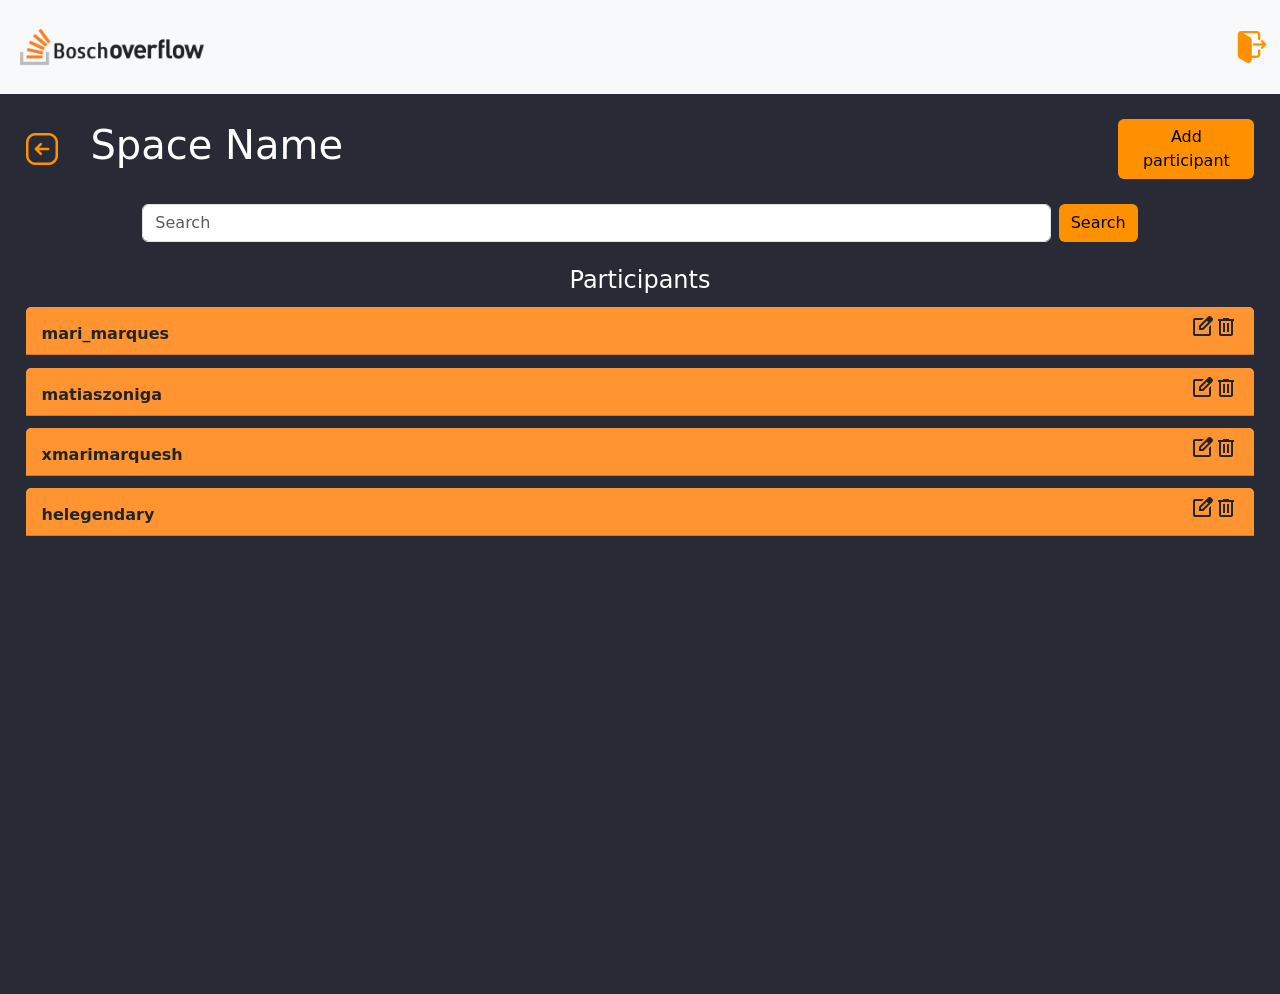
<file: BoschOverFront/participants.html>
<!DOCTYPE html>
<html lang="en">
<head>
    <meta charset="UTF-8">
    <meta name="viewport" content="width=device-width, initial-scale=1.0">
    <link rel="stylesheet" href="https://cdn.jsdelivr.net/npm/bootstrap@5.3.3/dist/css/bootstrap.min.css">
    <link rel="stylesheet" href="https://fonts.googleapis.com/css2?family=Material+Symbols+Outlined:opsz,wght,FILL,GRAD@24,400,0,0&icon_names=arrow_forward_ios" />
    <link rel="stylesheet" href="https://fonts.googleapis.com/css2?family=Material+Symbols+Outlined:opsz,wght,FILL,GRAD@20..48,100..700,0..1,-50..200&icon_names=arrow_forward_ios,delete,edit_square" />
    <link rel="stylesheet" href="./css/space.css">
    <title>Participants</title>
</head>
<body>
    <div class="modal" tabindex="-1" id="modaldelete">
        <div class="modal-dialog">
          <div class="modal-content">
            <div class="modal-header">
              <h5 class="modal-title">Delete</h5>
              <button type="button" class="btn-close" data-bs-dismiss="modal" aria-label="Close"></button>
            </div>
            <div class="modal-body">
              <h5>Are you sure you want to delete this user?</h5>
            </div>
            <div class="modal-footer">
              <button type="button" class="btn btn-secondary" data-bs-dismiss="modal">Close</button>
              <button type="button" class="btn btn-primary">Delete</button>
            </div>
          </div>
        </div>
      </div>

    <div class="modal" tabindex="-1" id="modal">
        <div class="modal-dialog">
          <div class="modal-content">
            <div class="modal-header">
              <h5 class="modal-title">User</h5>
              <button type="button" class="btn-close" data-bs-dismiss="modal" aria-label="Close"></button>
            </div>
            <div class="modal-body">
                <div class="mb-3">
                    <label class="form-label">Name</label>
                    <input class="form-control" type="text" placeholder="User name...">
                </div>
                <div class="mb-3">
                    <label class="form-label">Admin</label>
                    <input class="form-control" type="text" placeholder="User status...">
                </div>
            </div>
            <div class="modal-footer">
              <button type="button" class="btn btn-secondary" data-bs-dismiss="modal">Close</button>
              <button type="button" class="btn btn-primary">Save</button>
            </div>
          </div>
        </div>
      </div>

    <nav class="navbar bg-body-tertiary">
        <div class="container-fluid">
            <a href="inicio.html">
                <img src="./img/logo.png" alt="">
            </a>
            <a href="index.html">
                <img class="logout" src="./img/sair.png" alt="">
            </a>
        </div>
    </nav>
    <main>
        <div class="myspace">
            <div class="spacemy">
                <a href="space.html">
                    <img src="./img/back.png" alt="" style="width: 32px;">
                </a>
                <h1 class="myspacetitle">Space Name</h1>
            </div>
            <button class="btn btn-outline-success p" type="submit">Add participant</button>
        </div>
        <form class="d-flex" role="search">
            <input class="form-control me-2" type="search" placeholder="Search" aria-label="Search">
            <button class="btn btn-outline-success" type="submit">Search</button>
        </form>
        <div class="questions">
            <h1 style="font-size: 24px; margin-bottom: 1%;">Participants</h1>
            
            <div class="card" style="width: 100%;">
                <div class="card-header question" onclick="toggleAnswer(this)">
                    mari_marques <div><span class="material-symbols-outlined" data-bs-toggle="modal" data-bs-target="#modal">edit_square</span><span class="material-symbols-outlined" data-bs-toggle="modal" data-bs-target="#modaldelete">delete</span></div>
                </div>
            </div>
            
            <div class="card" style="width: 100%;">
                <div class="card-header question" onclick="toggleAnswer(this)">
                    matiaszoniga <div><span class="material-symbols-outlined" data-bs-toggle="modal" data-bs-target="#modal">edit_square</span><span class="material-symbols-outlined" data-bs-toggle="modal" data-bs-target="#modaldelete">delete</span></div>
                </div>
            </div>

            <div class="card" style="width: 100%;">
                <div class="card-header question" onclick="toggleAnswer(this)">
                    xmarimarquesh <div><span class="material-symbols-outlined" data-bs-toggle="modal" data-bs-target="#modal">edit_square</span><span class="material-symbols-outlined">delete</span></div>
                </div> 
            </div>

            <div class="card" style="width: 100%;">
                <div class="card-header question" onclick="toggleAnswer(this)">
                    helegendary <div><span class="material-symbols-outlined" data-bs-toggle="modal" data-bs-target="#modal">edit_square</span><span class="material-symbols-outlined">delete</span></div>
                </div>
            </div>
        </div>
        

    </main>
    <script src="https://cdn.jsdelivr.net/npm/bootstrap@5.3.3/dist/js/bootstrap.bundle.min.js"></script>
    <script>
        function toggleAnswer(header) {
        const ul = header.nextElementSibling; 
        const arrow = header.querySelector('.arrow'); 

        if (ul.style.display === 'none' || ul.style.display === '') {
            ul.style.display = 'block';
            arrow.classList.add('open');
        } else {
            ul.style.display = 'none';
            arrow.classList.remove('open');
        }
    }

    </script>
</body>
</html>
</file>
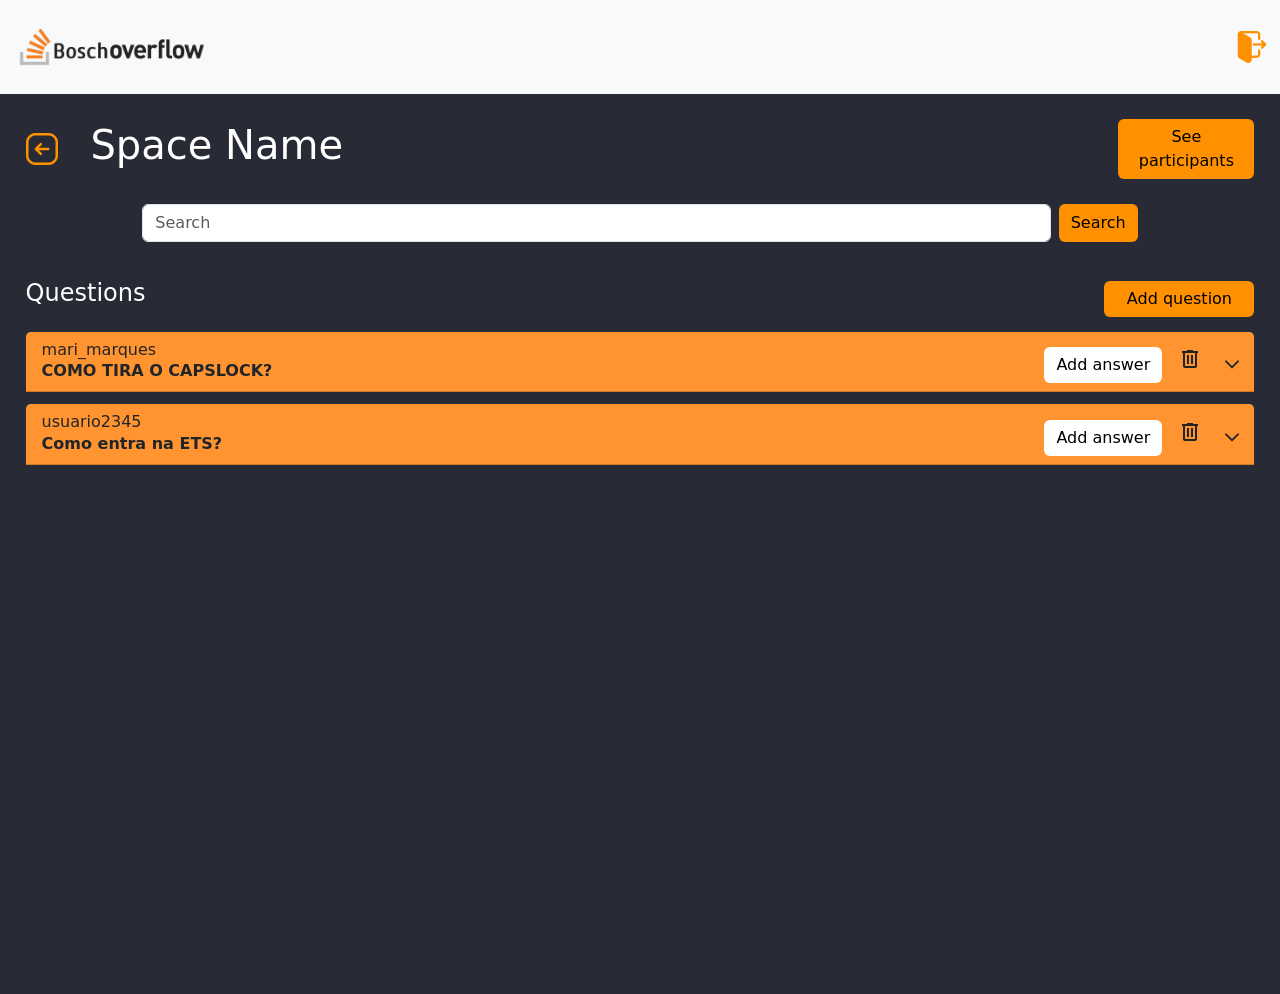
<file: BoschOverFront/space.html>
<!DOCTYPE html>
<html lang="en">
<head>
    <meta charset="UTF-8">
    <meta name="viewport" content="width=device-width, initial-scale=1.0">
    <link rel="stylesheet" href="https://cdn.jsdelivr.net/npm/bootstrap@5.3.3/dist/css/bootstrap.min.css">
    <link rel="stylesheet" href="https://fonts.googleapis.com/css2?family=Material+Symbols+Outlined:opsz,wght,FILL,GRAD@24,400,0,0&icon_names=arrow_forward_ios" />
    <link rel="stylesheet" href="https://fonts.googleapis.com/css2?family=Material+Symbols+Outlined:opsz,wght,FILL,GRAD@20..48,100..700,0..1,-50..200&icon_names=arrow_forward_ios,delete,edit_square" />
    <link rel="stylesheet" href="./css/space.css">
    <title>Space</title>
</head>
<body>
    <div class="modal" tabindex="-1" id="modal">
        <div class="modal-dialog">
          <div class="modal-content">
            <div class="modal-header">
              <h5 class="modal-title">Add question</h5>
              <button type="button" class="btn-close" data-bs-dismiss="modal" aria-label="Close"></button>
            </div>
            <div class="modal-body">
                <div class="mb-3">
                    <label class="form-label">Statement</label>
                    <input class="form-control" type="text" placeholder="Type your question...">
                </div>
            </div>
            <div class="modal-footer">
              <button type="button" class="btn btn-secondary" data-bs-dismiss="modal">Close</button>
              <button type="button" class="btn btn-primary">Post</button>
            </div>
          </div>
        </div>
      </div>
      <div class="modal" tabindex="-1" id="modaldelete">
        <div class="modal-dialog">
          <div class="modal-content">
            <div class="modal-header">
              <h5 class="modal-title">Delete</h5>
              <button type="button" class="btn-close" data-bs-dismiss="modal" aria-label="Close"></button>
            </div>
            <div class="modal-body">
              <h5>Are you sure you want to delete this question?</h5>
            </div>
            <div class="modal-footer">
              <button type="button" class="btn btn-secondary" data-bs-dismiss="modal">Close</button>
              <button type="button" class="btn btn-primary">Delete</button>
            </div>
          </div>
        </div>
      </div>

      <div class="modal" tabindex="-1" id="modalanswer">
        <div class="modal-dialog">
          <div class="modal-content">
            <div class="modal-header">
              <h5 class="modal-title">Add answer</h5>
              <button type="button" class="btn-close" data-bs-dismiss="modal" aria-label="Close"></button>
            </div>
            <div class="modal-body">
                <h6>COMO TIRA O CAPS LOCK?</h6>
                <div class="mb-3">
                    <label class="form-label">Your answer</label>
                    <input class="form-control" type="text" placeholder="Type your answer...">
                </div>
            </div>
            <div class="modal-footer">
              <button type="button" class="btn btn-secondary" data-bs-dismiss="modal">Close</button>
              <button type="button" class="btn btn-primary">Post</button>
            </div>
          </div>
        </div>
      </div>

    <nav class="navbar bg-body-tertiary">
        <div class="container-fluid">
            <a href="inicio.html">
                <img src="./img/logo.png" alt="">
            </a>
            <a href="index.html">
                <img class="logout" src="./img/sair.png" alt="">
            </a>
        </div>
    </nav>
    <main>
        <div class="myspace">
            <div class="spacemy">
                <a href="inicio.html">
                    <img src="./img/back.png" alt="" style="width: 32px;">
                </a>
                <h1 class="myspacetitle">Space Name</h1>
            </div>
            <a href="./participants.html" class="btn btn-outline-success p" type="submit">See participants</a>
        </div>
        <form class="d-flex" role="search">
            <input class="form-control me-2" type="search" placeholder="Search" aria-label="Search">
            <button class="btn btn-outline-success" type="submit">Search</button>
        </form>
        <div class="questions">
            <div class="q">
                <h1 style="font-size: 24px; margin-bottom: 1%;">Questions</h1>
                <a href="./participants.html" class="btn btn-outline-success p" type="submit" data-bs-toggle="modal" data-bs-target="#modal">Add question</a>
            </div>
            
            <div class="card" style="width: 100%;">
                <div class="card-header question" onclick="toggleAnswer(this)">
                    <div><h6>mari_marques</h6>COMO TIRA O CAPSLOCK?</div> <div class="div"><a class="btn btn-outline-success pa" type="submit" data-bs-toggle="modal" data-bs-target="#modalanswer">Add answer</a><span class="material-symbols-outlined" data-bs-toggle="modal" data-bs-target="#modaldelete">delete</span><span class="material-symbols-outlined arrow">arrow_forward_ios</span></div>
                </div>
                <ul class="list-group list-group-flush" style="display: none;">
                    <li class="list-group-item li"><h6>matiaszoniga</h6>SE DESCOBRIR ME AVISA</li>
                    <li class="list-group-item li"><h6>helegendary</h6>Aperta o botão alt + f4</li>
                </ul>
            </div>
            
            <div class="card" style="width: 100%;">
                <div class="card-header question" onclick="toggleAnswer(this)">
                    <div><h6>usuario2345</h6>Como entra na ETS?</div> <div class="div"><a class="btn btn-outline-success pa" type="submit" data-bs-toggle="modal" data-bs-target="#modalanswer">Add answer</a><span class="material-symbols-outlined" data-bs-toggle="modal" data-bs-target="#modaldelete">delete</span><span class="material-symbols-outlined arrow">arrow_forward_ios</span></div>
                </div>
                <ul class="list-group list-group-flush" style="display: none;">
                    <li class="list-group-item li"><h6>matiaszoniga</h6>Processo seletivo e tals</li>
                </ul>
            </div>
        </div>
        

    </main>
    <script src="https://cdn.jsdelivr.net/npm/bootstrap@5.3.3/dist/js/bootstrap.bundle.min.js"></script>
    <script>
        function toggleAnswer(header) {
        const ul = header.nextElementSibling; 
        const arrow = header.querySelector('.arrow'); 

        if (ul.style.display === 'none' || ul.style.display === '') {
            ul.style.display = 'block';
            arrow.classList.add('open');
        } else {
            ul.style.display = 'none';
            arrow.classList.remove('open');
        }
    }

    </script>
</body>
</html>
</file>
<file: BoschOverFront/css/space.css>
img {
    width: 200px;
}

.logout{
    width: 32px;
    margin-right: 1%;
}

main{
    display: flex;
    flex-direction: column;
    align-items: center; 
    justify-content: flex-start;
    width: 100%;
    min-height: 100vh;
    background-color: #282A35;
    padding: 2%;
    color: white;
}

.spacemy{
    display: flex;
    align-items: center;
    flex-direction: row;
    justify-content: flex-start;
    gap: 3%;
    width: 100%;
}

.p{
    width: 150px;
}

.pa{
    background-color: white !important;
    margin-right: 2%;
}

.div{
    width: 200px;
    display: flex;
    justify-content: space-around;
}

.q{
    display: flex;
    flex-direction: row;
    margin: 1%;
    justify-content: space-between;
    width: 100%;
    align-items: center;
    color: white;
}

.myspace{
    width: 100%;
    display: flex;
    align-items: center;
    flex-direction: row;
    justify-content: flex-start;
}

.questions{
    width: 100%;
    margin-top: 2%;
    display: flex;
    align-items: center;
    flex-direction: column;
    justify-content: center;
}

.card{
    margin-bottom: 1%;
    border: none;
}

.question{
    font-weight: bold;
    cursor: pointer;
    background-color: #ff9430;
    gap: 1%;
    align-items: end;
    display: flex;
    justify-content: space-between;
}

.question h6{
    margin-bottom: 0;
}

.arrow {
    font-size: 18px;
    transition: transform 0.3s ease;
    cursor: pointer;
    transform: rotate(90deg);
}

.arrow.open {
    transform: rotate(270deg);
}


.li{
    display: flex;
    flex-direction: row;
    align-items: center;
    gap: 1%;
}

.li h6{
    margin-bottom: 0px;
}


.btn{
    background-color: #FF9100;
    color: black;
    border-width: 0;
}

.btn:hover{
    background-color: #ff7b00;
    color: black;
}

.d-flex{
    margin-top: 2%;
    width: 81%;
}
</file>
